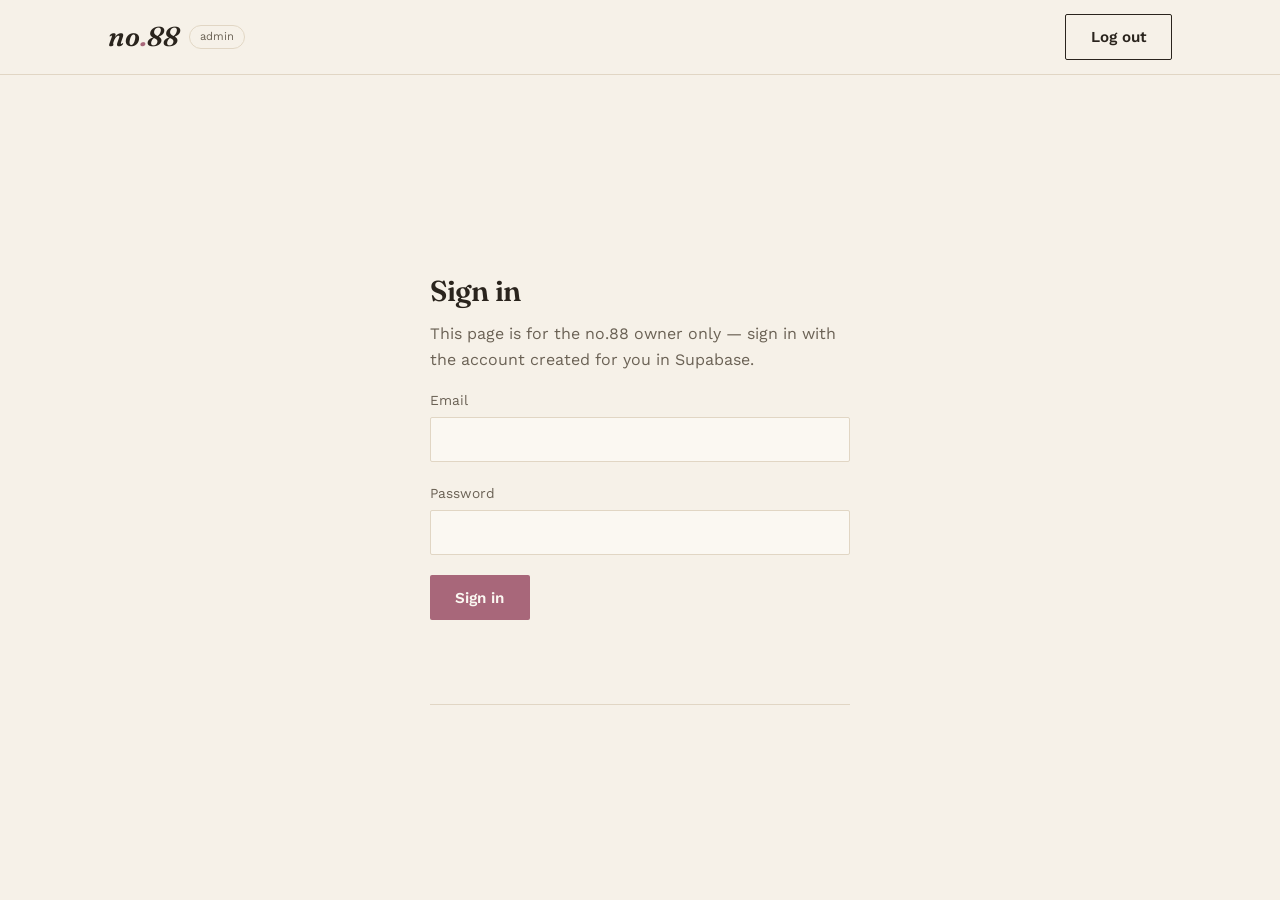
<file: admin.html>
<!doctype html>
<html lang="en">
<head>
<meta charset="utf-8">
<meta name="viewport" content="width=device-width, initial-scale=1">
<title>Admin — no.88 Weybridge</title>
<meta name="robots" content="noindex, nofollow">
<link rel="icon" href="https://irp.cdn-website.com/ee87d13b/dms3rep/multi/opt/no.88-Logo-4bec4ed2-142w.png">
<link rel="preconnect" href="https://fonts.googleapis.com">
<link rel="preconnect" href="https://fonts.gstatic.com" crossorigin>
<link href="https://fonts.googleapis.com/css2?family=Fraunces:ital,opsz,wght@0,9..144,500;0,9..144,600;1,9..144,500&family=Work+Sans:wght@400;500;600&display=swap" rel="stylesheet">
<link rel="stylesheet" href="style.css">
</head>
<body class="admin-body">

<header class="site-header">
  <div class="wrap">
    <a class="brand" href="#" aria-label="no.88 admin">
      <span class="brand-mark">no<span class="dot">.</span>88</span>
      <span class="admin-tag">admin</span>
    </a>
    <button class="btn btn-ghost" id="logoutBtn" hidden>Log out</button>
  </div>
</header>

<main class="wrap admin-shell">

  <!-- ================= LOGIN ================= -->
  <section id="loginSection" class="admin-login">
    <h1>Sign in</h1>
    <p>This page is for the no.88 owner only — sign in with the account created for you in Supabase.</p>
    <form id="loginForm" novalidate>
      <div class="field">
        <label for="loginEmail">Email</label>
        <input type="email" id="loginEmail" required autocomplete="username">
      </div>
      <div class="field">
        <label for="loginPassword">Password</label>
        <input type="password" id="loginPassword" required autocomplete="current-password">
      </div>
      <button class="btn btn-primary" type="submit">Sign in</button>
      <div class="form-msg" id="loginMsg"></div>
    </form>
  </section>

  <!-- ================= DASHBOARD ================= -->
  <section id="dashboardSection" hidden>

    <div class="admin-tabs">
      <button class="admin-tab active" data-tab="bookings">Bookings</button>
      <button class="admin-tab" data-tab="treatments">Treatments</button>
    </div>

    <!-- ---------- BOOKINGS TAB ---------- -->
    <div class="admin-panel" id="panel-bookings">
      <div class="section-head">
        <h2>Bookings</h2>
        <button class="btn btn-primary" id="showAddBooking">+ Add booking</button>
      </div>

      <div class="admin-filters" id="bookingFilters">
        <button class="chip active" data-filter="all">All</button>
        <button class="chip" data-filter="pending">Pending</button>
        <button class="chip" data-filter="confirmed">Confirmed</button>
        <button class="chip" data-filter="cancelled">Declined</button>
      </div>

      <!-- add booking form (hidden by default) -->
      <form id="addBookingForm" class="admin-form" hidden novalidate>
        <h3>Add a booking</h3>
        <div class="field">
          <label for="ab_treatment">Treatment</label>
          <select id="ab_treatment" required></select>
        </div>
        <div class="field-row">
          <div class="field">
            <label for="ab_name">Full name</label>
            <input type="text" id="ab_name" required>
          </div>
          <div class="field">
            <label for="ab_phone">Phone</label>
            <input type="tel" id="ab_phone" required>
          </div>
        </div>
        <div class="field">
          <label for="ab_email">Email</label>
          <input type="email" id="ab_email" required>
        </div>
        <div class="field-row">
          <div class="field">
            <label for="ab_date">Date</label>
            <input type="date" id="ab_date" required>
          </div>
          <div class="field">
            <label for="ab_time">Time</label>
            <input type="time" id="ab_time" required>
          </div>
        </div>
        <div class="field">
          <label for="ab_notes">Notes (optional)</label>
          <textarea id="ab_notes"></textarea>
        </div>
        <div class="admin-form-actions">
          <button class="btn btn-primary" type="submit">Save booking</button>
          <button class="btn btn-ghost" type="button" id="cancelAddBooking">Cancel</button>
        </div>
        <div class="form-msg" id="addBookingMsg"></div>
      </form>

      <p class="loading-note" id="bookingsLoading">Loading bookings…</p>
      <div id="bookingsList" class="admin-list"></div>
    </div>

    <!-- ---------- TREATMENTS TAB ---------- -->
    <div class="admin-panel" id="panel-treatments" hidden>
      <div class="section-head">
        <h2>Treatments</h2>
        <button class="btn btn-primary" id="showAddTreatment">+ Add treatment</button>
      </div>

      <form id="addTreatmentForm" class="admin-form" hidden novalidate>
        <h3>Add a treatment</h3>
        <div class="field-row">
          <div class="field">
            <label for="at_name">Name</label>
            <input type="text" id="at_name" required>
          </div>
          <div class="field">
            <label for="at_category">Category</label>
            <select id="at_category" required>
              <option value="massage">Massage</option>
              <option value="facial">Facial</option>
            </select>
          </div>
        </div>
        <div class="field-row">
          <div class="field">
            <label for="at_duration">Duration (minutes)</label>
            <input type="number" id="at_duration" min="15" step="5" required>
          </div>
          <div class="field">
            <label for="at_price">Price (£)</label>
            <input type="number" id="at_price" min="0" step="0.5" required>
          </div>
        </div>
        <div class="field">
          <label for="at_description">Description (optional)</label>
          <textarea id="at_description"></textarea>
        </div>
        <div class="admin-form-actions">
          <button class="btn btn-primary" type="submit">Save treatment</button>
          <button class="btn btn-ghost" type="button" id="cancelAddTreatment">Cancel</button>
        </div>
        <div class="form-msg" id="addTreatmentMsg"></div>
      </form>

      <p class="loading-note" id="treatmentsLoading">Loading treatments…</p>
      <div id="treatmentsList" class="admin-list"></div>
    </div>

  </section>

</main>

<script type="module" src="admin.js"></script>
</body>
</html>
</file>
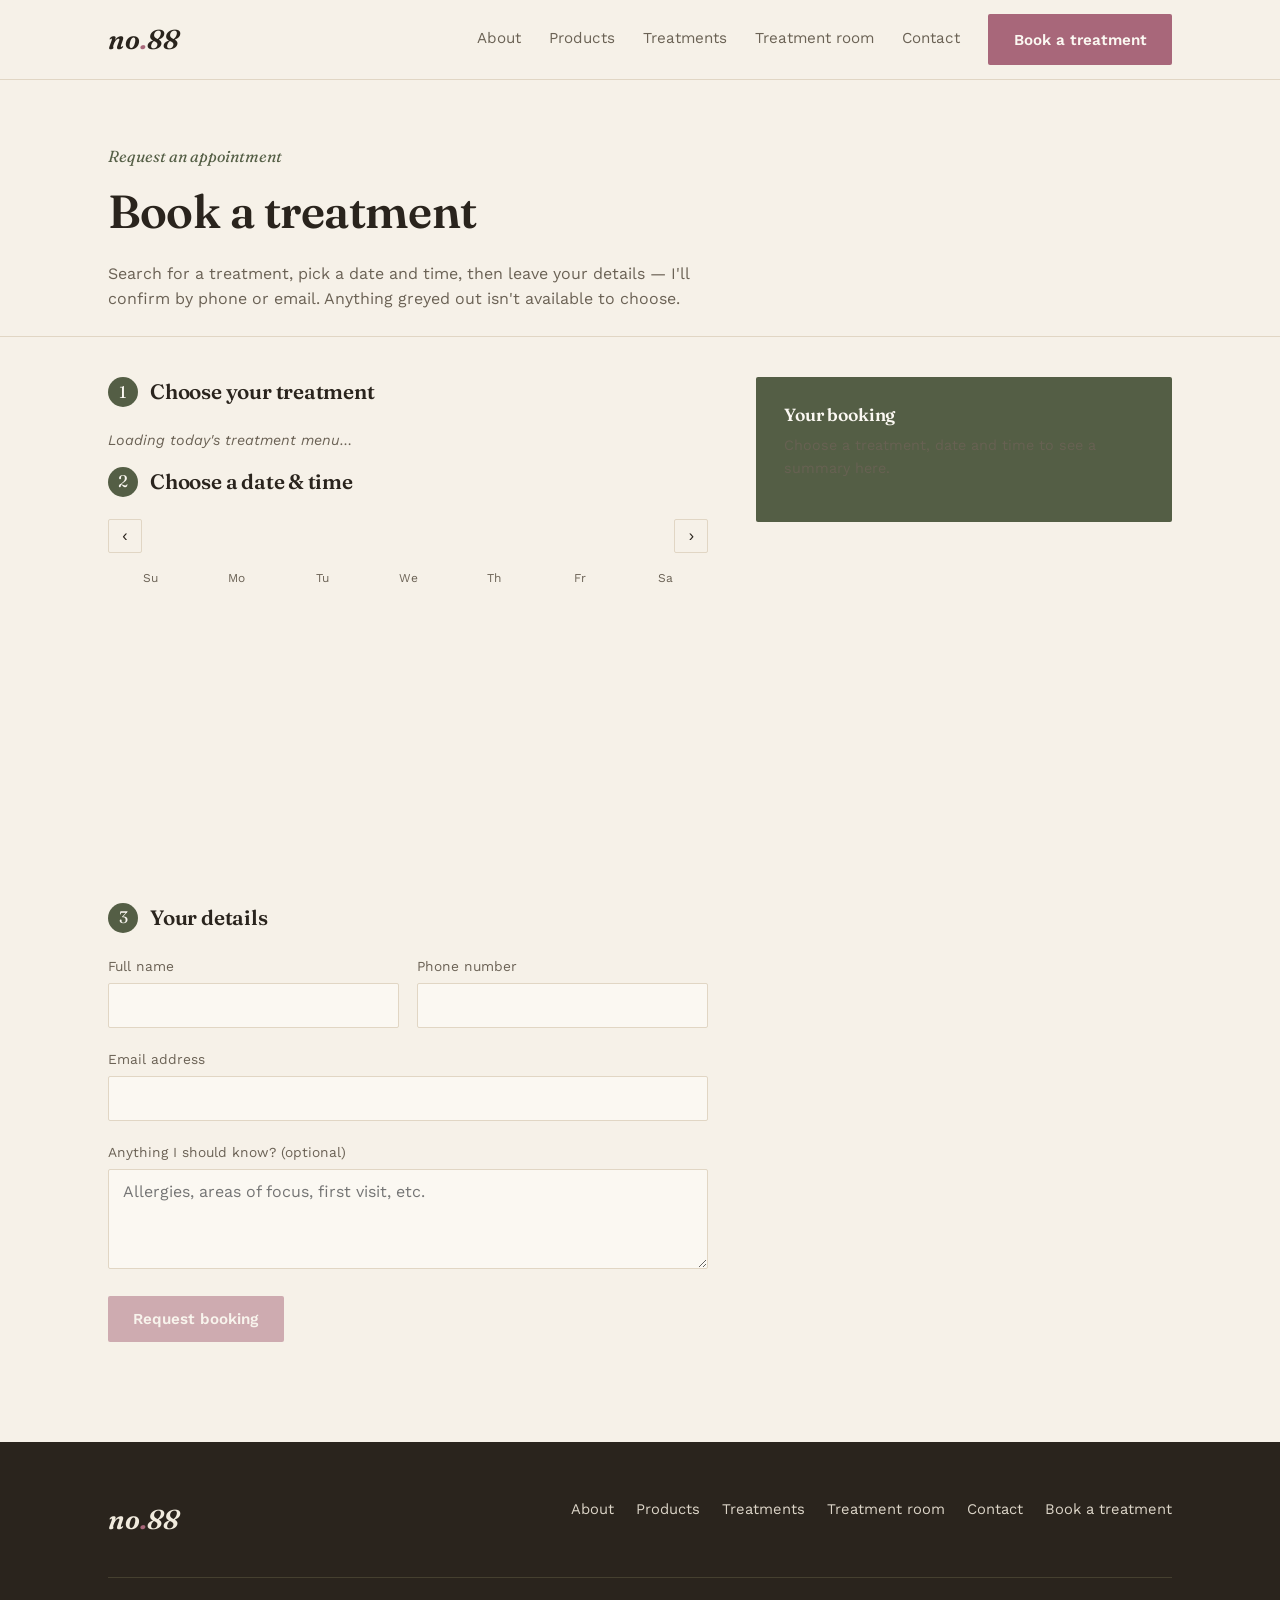
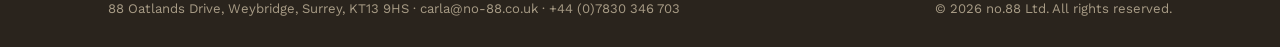
<file: book.html>
<!doctype html>
<html lang="en">
<head>
<meta charset="utf-8">
<meta name="viewport" content="width=device-width, initial-scale=1">
<title>Book a treatment — no.88 Weybridge</title>
<meta name="description" content="Request a massage or facial treatment appointment at no.88, Weybridge.">
<link rel="icon" href="https://irp.cdn-website.com/ee87d13b/dms3rep/multi/opt/no.88-Logo-4bec4ed2-142w.png">
<link rel="preconnect" href="https://fonts.googleapis.com">
<link rel="preconnect" href="https://fonts.gstatic.com" crossorigin>
<link href="https://fonts.googleapis.com/css2?family=Fraunces:ital,opsz,wght@0,9..144,500;0,9..144,600;1,9..144,500&family=Work+Sans:wght@400;500;600&display=swap" rel="stylesheet">
<link rel="stylesheet" href="style.css">
</head>
<body>

<header class="site-header">
  <div class="wrap">
    <a class="brand" href="index.html" aria-label="no.88 home">
      <span class="brand-mark">no<span class="dot">.</span>88</span>
    </a>
    <button class="nav-toggle" id="navToggle" aria-label="Open menu" aria-expanded="false"><span></span></button>
    <nav class="main-nav" id="mainNav">
      <a href="index.html#about">About</a>
      <a href="index.html#products">Products</a>
      <a href="index.html#treatments">Treatments</a>
      <a href="index.html#room">Treatment room</a>
      <a href="index.html#contact">Contact</a>
      <a class="btn btn-primary" href="book.html">Book a treatment</a>
    </nav>
  </div>
</header>

<main>
  <section class="book-hero">
    <div class="wrap">
      <p class="kicker">Request an appointment</p>
      <h1>Book a treatment</h1>
      <p class="lede">Search for a treatment, pick a date and time, then leave your details — I'll confirm by phone or email. Anything greyed out isn't available to choose.</p>
    </div>
  </section>

  <section class="booking-shell" style="border-bottom:none;">
    <div class="wrap booking-grid">
      <div>
        <!-- Step 1: treatment -->
        <div class="step-label">
          <span class="num">1</span>
          <h2>Choose your treatment</h2>
        </div>
        <p class="loading-note" id="loadingNote">Loading today's treatment menu…</p>
        <div class="combo" id="treatmentCombo" hidden>
          <input type="text" class="combo-input" id="comboInput" placeholder="Search treatments — try “massage” or “facial”" autocomplete="off">
          <div class="combo-panel" id="comboPanel"></div>
          <div class="combo-selected-tag" id="comboSelectedTag">
            <span id="comboSelectedLabel"></span>
            <button type="button" id="comboClear">change</button>
          </div>
        </div>

        <!-- Step 2: date & time -->
        <div class="step-label">
          <span class="num">2</span>
          <h2>Choose a date &amp; time</h2>
        </div>
        <div class="chosen-summary" id="dateTimeChosen">
          <span id="dateTimeChosenLabel"></span>
          <button type="button" id="dateTimeChange">change</button>
        </div>
        <div class="date-time-shell" id="dateTimeShell">
          <div class="cal-wrap" id="calWrap">
            <div class="cal-head">
              <button type="button" id="calPrev" aria-label="Previous month">‹</button>
              <h4 id="calMonthLabel"></h4>
              <button type="button" id="calNext" aria-label="Next month">›</button>
            </div>
            <div class="cal-dow">
              <span>Su</span><span>Mo</span><span>Tu</span><span>We</span><span>Th</span><span>Fr</span><span>Sa</span>
            </div>
            <div class="cal-grid" id="calGrid"></div>
          </div>
          <div class="time-wrap" id="timeWrap">
            <div class="time-head">
              <h4 id="timeDateLabel"></h4>
              <button type="button" id="backToCalendar">‹ choose a different date</button>
            </div>
            <div class="time-grid" id="timeGrid"></div>
            <p class="time-note">Greyed-out times are already booked on this date.</p>
          </div>
        </div>

        <!-- Step 3: details -->
        <div class="step-label">
          <span class="num">3</span>
          <h2>Your details</h2>
        </div>

        <form id="bookingForm" novalidate>
          <div class="field-row">
            <div class="field">
              <label for="full_name">Full name</label>
              <input type="text" id="full_name" name="full_name" required autocomplete="name">
            </div>
            <div class="field">
              <label for="phone">Phone number</label>
              <input type="tel" id="phone" name="phone" required autocomplete="tel">
            </div>
          </div>
          <div class="field">
            <label for="email">Email address</label>
            <input type="email" id="email" name="email" required autocomplete="email">
          </div>
          <div class="field">
            <label for="notes">Anything I should know? (optional)</label>
            <textarea id="notes" name="notes" placeholder="Allergies, areas of focus, first visit, etc."></textarea>
          </div>

          <button class="btn btn-primary" id="submitBtn" type="submit" disabled>Request booking</button>
          <div class="form-msg" id="formMsg"></div>
        </form>
      </div>

      <aside class="summary-card">
        <h3>Your booking</h3>
        <div id="summaryBody"><p class="empty">Choose a treatment, date and time to see a summary here.</p></div>
      </aside>
    </div>
  </section>
</main>

<footer class="site-footer">
  <div class="wrap">
    <div class="foot-top">
      <a class="brand" href="index.html" aria-label="no.88 home">
        <span class="brand-mark">no<span class="dot">.</span>88</span>
      </a>
      <nav>
        <a href="index.html#about">About</a>
        <a href="index.html#products">Products</a>
        <a href="index.html#treatments">Treatments</a>
        <a href="index.html#room">Treatment room</a>
        <a href="index.html#contact">Contact</a>
        <a href="book.html">Book a treatment</a>
      </nav>
    </div>
    <div class="foot-bottom">
      <span>88 Oatlands Drive, Weybridge, Surrey, KT13 9HS · carla@no-88.co.uk · +44 (0)7830 346 703</span>
      <span>© 2026 no.88 Ltd. All rights reserved.</span>
    </div>
  </div>
</footer>

<script src="script.js"></script>
<script type="module" src="book.js"></script>
</body>
</html>
</file>
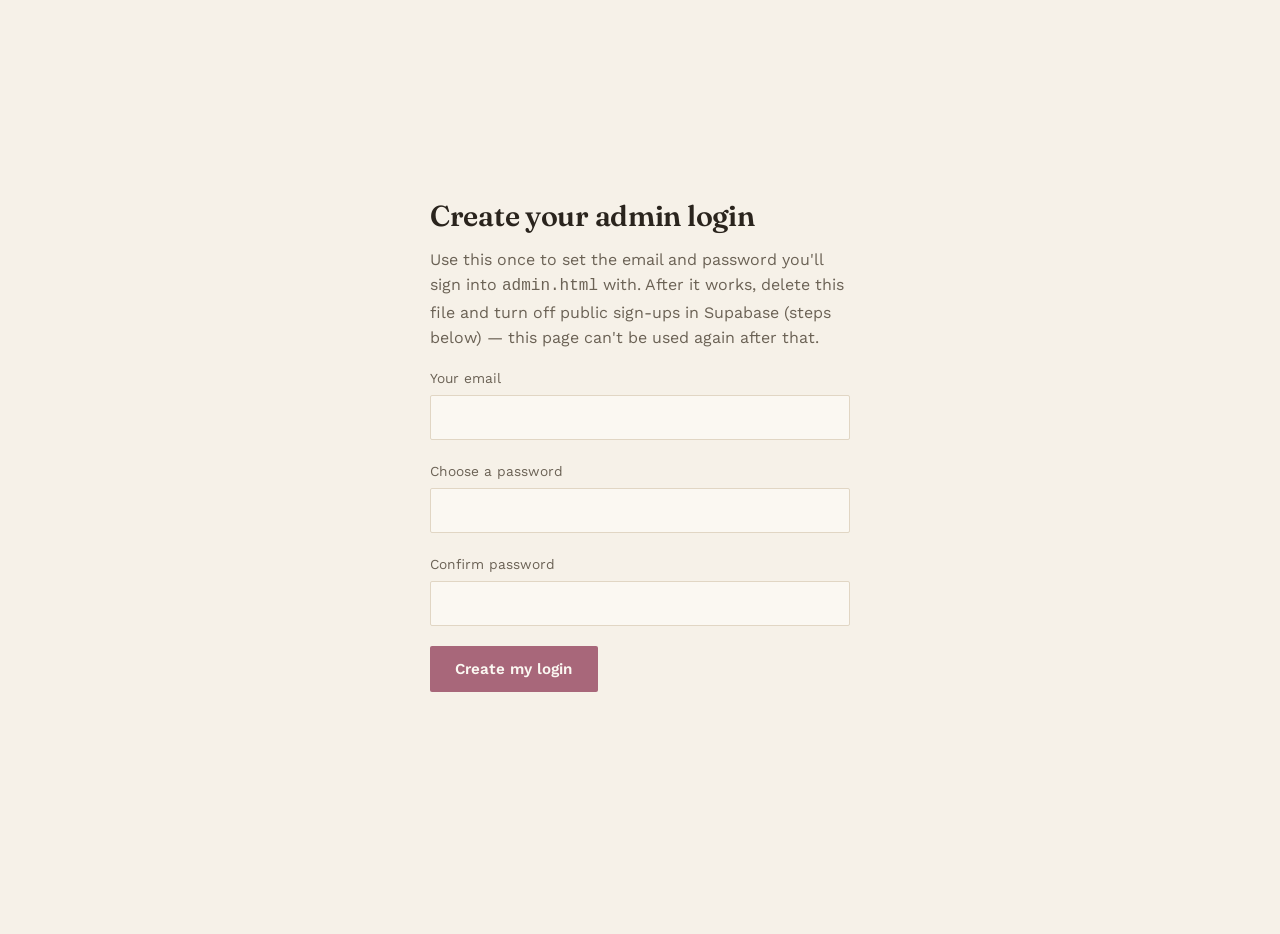
<file: create-admin-login.html>
<!doctype html>
<html lang="en">
<head>
<meta charset="utf-8">
<meta name="viewport" content="width=device-width, initial-scale=1">
<title>Create admin login — no.88</title>
<meta name="robots" content="noindex, nofollow">
<link rel="preconnect" href="https://fonts.googleapis.com">
<link rel="preconnect" href="https://fonts.gstatic.com" crossorigin>
<link href="https://fonts.googleapis.com/css2?family=Fraunces:ital,opsz,wght@0,9..144,500;0,9..144,600&family=Work+Sans:wght@400;500;600&display=swap" rel="stylesheet">
<link rel="stylesheet" href="style.css">
</head>
<body class="admin-body">

<main class="wrap admin-shell">
  <section class="admin-login">
    <h1>Create your admin login</h1>
    <p>Use this once to set the email and password you'll sign into <code>admin.html</code> with. After it works, delete this file and turn off public sign-ups in Supabase (steps below) — this page can't be used again after that.</p>

    <form id="setupForm" novalidate>
      <div class="field">
        <label for="email">Your email</label>
        <input type="email" id="email" required autocomplete="username">
      </div>
      <div class="field">
        <label for="password">Choose a password</label>
        <input type="password" id="password" required minlength="8" autocomplete="new-password">
      </div>
      <div class="field">
        <label for="confirm">Confirm password</label>
        <input type="password" id="confirm" required minlength="8" autocomplete="new-password">
      </div>
      <button class="btn btn-primary" type="submit" id="submitBtn">Create my login</button>
      <div class="form-msg" id="msg"></div>
    </form>
  </section>
</main>

<script type="module">
  import { createClient } from "https://esm.sh/@supabase/supabase-js@2";

  const SUPABASE_URL = "https://qcgygucxfekeynwbbwxm.supabase.co";
  const SUPABASE_KEY = "sb_publishable_frJkFVnpcJ04n4mkHt4BCQ_d3dCB04n";
  const supabase = createClient(SUPABASE_URL, SUPABASE_KEY);

  const form = document.getElementById("setupForm");
  const msg = document.getElementById("msg");
  const submitBtn = document.getElementById("submitBtn");

  form.addEventListener("submit", async (e) => {
    e.preventDefault();
    msg.className = "form-msg";

    const email = document.getElementById("email").value.trim();
    const password = document.getElementById("password").value;
    const confirm = document.getElementById("confirm").value;

    if (password !== confirm) {
      msg.textContent = "Those passwords don't match.";
      msg.classList.add("show", "err");
      return;
    }

    submitBtn.disabled = true;
    submitBtn.textContent = "Creating…";

    const { data, error } = await supabase.auth.signUp({ email, password });

    submitBtn.disabled = false;
    submitBtn.textContent = "Create my login";

    if (error) {
      msg.textContent = "Couldn't create that login: " + error.message;
      msg.classList.add("show", "err");
      return;
    }

    if (data.user && data.user.identities && data.user.identities.length === 0) {
      msg.textContent = "That email is already registered — go to admin.html and sign in, or reset your password from there.";
      msg.classList.add("show", "err");
      return;
    }

    msg.innerHTML = "Login created. If Supabase asks for email confirmation you'll get an email to confirm first — otherwise you can sign in at <code>admin.html</code> right away. Once it works, delete this file and turn off public sign-ups (see README).";
    msg.classList.add("show", "ok");
    form.reset();
  });
</script>

</body>
</html>
</file>
<file: style.css>
/* ============================================================
   no.88 Weybridge — design tokens
   ============================================================ */
:root{
  --cream:      #F6F1E8;
  --paper:      #FBF8F2;
  --ink:        #2A241D;
  --ink-soft:   #6B6255;
  --rose:       #A8677A;
  --rose-deep:  #7C4A5A;
  --sage:       #6E7A5C;
  --sage-deep:  #545E45;
  --line:       #E1D6C4;
  --disabled-bg:#ECE7DC;
  --disabled-tx:#AFA593;

  --serif: "Fraunces", "Iowan Old Style", "Palatino Linotype", serif;
  --sans:  "Work Sans", "Segoe UI", sans-serif;

  --max: 1120px;
}

*,*::before,*::after{ box-sizing:border-box; }
html{ scroll-behavior:smooth; }
body{
  margin:0;
  background:var(--cream);
  color:var(--ink);
  font-family:var(--sans);
  font-size:16px;
  line-height:1.6;
  -webkit-font-smoothing:antialiased;
}
img{ max-width:100%; display:block; }
a{ color:inherit; }
h1,h2,h3,h4{
  font-family:var(--serif);
  font-weight:600;
  line-height:1.12;
  margin:0 0 .5em;
  letter-spacing:-0.01em;
}
p{ margin:0 0 1em; color:var(--ink-soft); max-width:62ch; }
.wrap{ max-width:var(--max); margin:0 auto; padding:0 28px; }

/* focus visibility */
a:focus-visible, button:focus-visible, input:focus-visible,
textarea:focus-visible, select:focus-visible, label:focus-within{
  outline:2px solid var(--sage-deep);
  outline-offset:3px;
}

@media (prefers-reduced-motion: reduce){
  *{ animation-duration:.001ms !important; transition-duration:.001ms !important; }
}

/* ---------- buttons ---------- */
.btn{
  display:inline-flex;
  align-items:center;
  gap:.5em;
  font-family:var(--sans);
  font-size:.95rem;
  font-weight:600;
  padding:.85em 1.6em;
  border-radius:2px;
  border:1px solid transparent;
  text-decoration:none;
  cursor:pointer;
  transition:background .18s ease, color .18s ease, border-color .18s ease;
}
.btn-primary{ background:var(--rose); color:var(--paper); }
.btn-primary:hover{ background:var(--rose-deep); }
.btn-ghost{ background:transparent; border-color:var(--ink); color:var(--ink); }
.btn-ghost:hover{ background:var(--ink); color:var(--paper); }
.btn-ghost.on-dark{ border-color:var(--paper); color:var(--paper); }
.btn-ghost.on-dark:hover{ background:var(--paper); color:var(--sage-deep); }
.btn[disabled]{ opacity:.5; cursor:not-allowed; }

/* ---------- header / nav ---------- */
.site-header{
  position:sticky; top:0; z-index:50;
  background:rgba(246,241,232,.92);
  backdrop-filter:blur(6px);
  border-bottom:1px solid var(--line);
}
.site-header .wrap{
  display:flex; align-items:center; justify-content:space-between;
  padding-top:14px; padding-bottom:14px;
}
.brand{ display:flex; align-items:center; text-decoration:none; }
.brand .brand-mark{
  font-family:var(--serif); font-size:1.7rem; font-weight:600; letter-spacing:0;
  color:var(--ink); font-style:italic;
}
.brand .brand-mark .dot{ color:var(--rose); }
footer .brand .brand-mark{ color:#F1EBDE; }
nav.main-nav{ display:flex; align-items:center; gap:28px; }
nav.main-nav a{
  text-decoration:none; font-size:.95rem; color:var(--ink-soft);
  border-bottom:1px solid transparent; padding-bottom:2px;
  transition:color .15s ease, border-color .15s ease;
}
nav.main-nav a:hover{ color:var(--ink); border-color:var(--rose); }
/* buttons inside the nav must keep button colours, not the link colour above */
nav.main-nav a.btn-primary,
nav.main-nav a.btn-primary:hover{ border-bottom:none; padding-bottom:.85em; }
nav.main-nav a.btn-primary{ color:var(--paper); }
nav.main-nav a.btn-primary:hover{ color:var(--paper); background:var(--rose-deep); }
.nav-toggle{
  display:none; background:none; border:1px solid var(--ink); border-radius:2px;
  width:42px; height:38px; cursor:pointer; position:relative;
}
.nav-toggle span, .nav-toggle span::before, .nav-toggle span::after{
  content:""; position:absolute; left:10px; right:10px; height:1.5px; background:var(--ink);
}
.nav-toggle span{ top:50%; transform:translateY(-50%); }
.nav-toggle span::before{ top:-8px; }
.nav-toggle span::after{ top:8px; }

@media (max-width: 860px){
  nav.main-nav{
    position:absolute; top:100%; left:0; right:0;
    background:var(--paper); border-bottom:1px solid var(--line);
    flex-direction:column; align-items:flex-start; gap:0;
    padding:8px 28px 20px;
    display:none;
  }
  nav.main-nav.open{ display:flex; }
  nav.main-nav a{ padding:12px 0; width:100%; border-bottom:1px solid var(--line); }
  nav.main-nav a:last-child{ border-bottom:none; }
  .nav-toggle{ display:block; }
}

/* ---------- hero ---------- */
.hero{ padding:76px 0 64px; }
.hero .wrap{
  display:grid; grid-template-columns:1.1fr .8fr; gap:56px; align-items:center;
}
.hero .kicker{
  font-family:var(--serif); font-style:italic; color:var(--sage-deep);
  font-size:1.05rem; margin-bottom:.6em;
}
.hero h1{ font-size:clamp(2.4rem, 4.4vw, 3.6rem); }
.hero p.lede{ font-size:1.08rem; max-width:46ch; }
.hero .cta-row{ display:flex; gap:16px; margin-top:1.6em; flex-wrap:wrap; }
.hero-art{
  aspect-ratio:4/5; border-radius:2px;
  background:linear-gradient(160deg, var(--sage) 0%, var(--sage-deep) 100%);
  position:relative; overflow:hidden;
}
.hero-art svg{ position:absolute; inset:0; width:100%; height:100%; }

@media (max-width: 860px){
  .hero .wrap{ grid-template-columns:1fr; }
  .hero-art{ order:-1; aspect-ratio:16/9; }
}

/* ---------- quote strip ---------- */
.quote-strip{ background:var(--sage-deep); color:var(--paper); padding:56px 0; }
.quote-strip blockquote{
  margin:0; font-family:var(--serif); font-style:italic; font-weight:500;
  font-size:clamp(1.4rem, 2.6vw, 2rem); max-width:44ch; color:var(--paper); line-height:1.3;
}
.quote-strip cite{ display:block; margin-top:.9em; font-style:normal; font-family:var(--sans); font-size:.9rem; opacity:.85; }

/* ---------- section shell ---------- */
section{ padding:84px 0; border-bottom:1px solid var(--line); }
section:last-of-type{ border-bottom:none; }
.section-head{
  display:flex; justify-content:space-between; align-items:flex-end; gap:24px;
  margin-bottom:44px; flex-wrap:wrap;
}
.section-head h2{ font-size:clamp(1.8rem,3vw,2.4rem); margin:0; }
.section-head p{ margin:0; }

/* ---------- about / two-col ---------- */
.two-col{ display:grid; grid-template-columns:.7fr 1fr; gap:56px; }
.two-col .label{
  font-family:var(--serif); font-style:italic; color:var(--rose-deep); font-size:1.05rem;
}
@media (max-width:780px){ .two-col{ grid-template-columns:1fr; } }

/* ---------- treatments list ---------- */
.menu-group{ margin-bottom:40px; }
.menu-group h3{ font-size:1.3rem; margin-bottom:18px; color:var(--sage-deep); }
.menu-row{
  display:grid; grid-template-columns:1fr auto; gap:6px 24px;
  padding:20px 0; border-top:1px solid var(--line);
}
.menu-row:last-child{ border-bottom:1px solid var(--line); }
.menu-row .name{ font-family:var(--serif); font-size:1.15rem; font-weight:600; }
.menu-row .desc{ grid-column:1/2; margin:0; font-size:.95rem; }
.menu-row .price{
  font-family:var(--serif); font-size:1.1rem; color:var(--rose-deep); white-space:nowrap;
  align-self:start;
}

/* ---------- photo frames (gallery / products / room) ---------- */
.photo-frame{
  position:relative; aspect-ratio:4/3; overflow:hidden; border-radius:2px;
  background:linear-gradient(155deg, #dfd6c2 0%, #cdc0a3 100%);
}
.photo-frame img{ width:100%; height:100%; object-fit:cover; }
.photo-frame.no-photo img{ display:none; }
.photo-frame.no-photo::after{
  content: attr(data-placeholder);
  position:absolute; inset:0; display:flex; align-items:center; justify-content:center;
  text-align:center; padding:18px; font-size:.82rem; color:#6b6046; font-style:italic;
  font-family:var(--serif);
}
.photo-row{ display:grid; grid-template-columns:repeat(3,1fr); gap:20px; margin-top:40px; }
@media (max-width:780px){ .photo-row{ grid-template-columns:1fr 1fr; } }
.photo-row .photo-frame:first-child{ grid-column:span 2; aspect-ratio:8/5; }
@media (max-width:560px){ .photo-row{ grid-template-columns:1fr; } .photo-row .photo-frame:first-child{ grid-column:span 1; } }

.product-block{ display:grid; grid-template-columns:.9fr 1fr; gap:48px; align-items:center; }
@media (max-width:780px){ .product-block{ grid-template-columns:1fr; } }

/* ---------- three-point grid (treatment room) ---------- */
.point-grid{ display:grid; grid-template-columns:repeat(3,1fr); gap:40px; }
.point{ border-top:2px solid var(--sage); padding-top:18px; }
.point h4{ font-size:1.1rem; margin-bottom:.4em; }
@media (max-width:780px){ .point-grid{ grid-template-columns:1fr; } }

/* ---------- contact ---------- */
.contact-grid{ display:grid; grid-template-columns:1fr 1fr; gap:56px; }
.contact-card{ background:var(--paper); border:1px solid var(--line); padding:32px; border-radius:2px; }
.contact-card dt{ font-size:.8rem; color:var(--ink-soft); margin-top:16px; }
.contact-card dt:first-child{ margin-top:0; }
.contact-card dd{ margin:2px 0 0; font-family:var(--serif); font-size:1.1rem; }
@media (max-width:780px){ .contact-grid{ grid-template-columns:1fr; } }

/* ---------- footer ---------- */
footer.site-footer{ background:var(--ink); color:#DCD5C8; padding:56px 0 28px; }
footer.site-footer .foot-top{
  display:flex; justify-content:space-between; flex-wrap:wrap; gap:32px; margin-bottom:36px;
}
footer.site-footer .brand span{ color:#F1EBDE; }
footer.site-footer nav{ display:flex; gap:22px; flex-wrap:wrap; }
footer.site-footer a{ color:#DCD5C8; text-decoration:none; font-size:.92rem; }
footer.site-footer a:hover{ color:var(--rose); }
footer.site-footer .foot-bottom{
  border-top:1px solid #45402f; padding-top:20px; display:flex; justify-content:space-between;
  flex-wrap:wrap; gap:12px; font-size:.82rem; color:#a89c86;
}

/* ============================================================
   Booking page
   ============================================================ */
.book-hero{ padding:64px 0 8px; }
.book-hero .kicker{ font-family:var(--serif); font-style:italic; color:var(--sage-deep); }
.book-hero h1{ font-size:clamp(2rem,4vw,2.9rem); }

.booking-shell{ padding:40px 0 100px; }
.booking-grid{ display:grid; grid-template-columns:1.3fr .9fr; gap:48px; align-items:flex-start; }
@media (max-width:900px){ .booking-grid{ grid-template-columns:1fr; } }

.step-label{
  display:flex; align-items:center; gap:12px; margin-bottom:22px;
}
.step-label .num{
  font-family:var(--serif); font-size:1.05rem; color:var(--paper); background:var(--sage-deep);
  width:30px; height:30px; border-radius:50%; display:flex; align-items:center; justify-content:center;
  flex:none;
}
.step-label h2{ font-size:1.3rem; margin:0; }

.treatment-list{ display:flex; flex-direction:column; gap:10px; margin-bottom:44px; }
.treatment-option{
  border:1px solid var(--line); border-radius:2px; background:var(--paper);
  padding:16px 18px; cursor:pointer; transition:border-color .15s ease, background .15s ease;
  display:block;
}
.treatment-option:hover{ border-color:var(--rose); }
.treatment-option input{ position:absolute; opacity:0; pointer-events:none; }
.treatment-option .row{ display:flex; justify-content:space-between; gap:16px; align-items:baseline; }
.treatment-option .t-name{ font-family:var(--serif); font-weight:600; font-size:1.05rem; }
.treatment-option .t-meta{ font-size:.85rem; color:var(--ink-soft); }
.treatment-option .t-price{ font-family:var(--serif); color:var(--rose-deep); white-space:nowrap; }
.treatment-option.selected{ border-color:var(--sage-deep); background:#F1EDE0; box-shadow:inset 0 0 0 1px var(--sage-deep); }

.treatment-option.unavailable{
  cursor:not-allowed; background:var(--disabled-bg); border-color:var(--disabled-bg);
}
.treatment-option.unavailable .t-name,
.treatment-option.unavailable .t-price{ color:var(--disabled-tx); }
.treatment-option.unavailable .t-meta{ color:var(--disabled-tx); }
.badge-unavailable{
  font-size:.72rem; font-weight:600; color:var(--disabled-tx);
  border:1px solid var(--disabled-tx); border-radius:20px; padding:2px 10px; white-space:nowrap;
}

/* ---------- searchable treatment combobox ---------- */
.combo{ position:relative; margin-bottom:44px; }
.combo-input{
  width:100%; font-family:var(--sans); font-size:1rem; padding:.9em 1em;
  border:1px solid var(--line); border-radius:2px; background:var(--paper); color:var(--ink);
  cursor:text;
}
.combo-input::placeholder{ color:var(--ink-soft); }
.combo-panel{
  position:absolute; left:0; right:0; top:calc(100% + 6px); z-index:20;
  background:var(--paper); border:1px solid var(--line); border-radius:2px;
  max-height:340px; overflow-y:auto; box-shadow:0 12px 28px rgba(42,36,29,.12);
  display:none;
}
.combo-panel.open{ display:block; }
.combo-option{
  padding:12px 16px; cursor:pointer; border-bottom:1px solid var(--line);
  display:flex; justify-content:space-between; gap:14px; align-items:baseline;
}
.combo-option:last-child{ border-bottom:none; }
.combo-option:hover, .combo-option.active{ background:#F1EDE0; }
.combo-option .t-name{ font-family:var(--serif); font-weight:600; }
.combo-option .t-meta{ font-size:.82rem; color:var(--ink-soft); }
.combo-option .t-price{ font-family:var(--serif); color:var(--rose-deep); white-space:nowrap; }
.combo-option.unavailable{ cursor:not-allowed; background:var(--disabled-bg); }
.combo-option.unavailable .t-name,
.combo-option.unavailable .t-price,
.combo-option.unavailable .t-meta{ color:var(--disabled-tx); }
.combo-empty{ padding:16px; font-size:.9rem; color:var(--ink-soft); font-style:italic; }
.combo-selected-tag{
  margin-top:10px; display:none; align-items:center; gap:10px; font-size:.9rem; color:var(--sage-deep);
}
.combo-selected-tag.show{ display:flex; }
.combo-selected-tag button{
  background:none; border:none; color:var(--ink-soft); text-decoration:underline; cursor:pointer; font-size:.85rem;
}

/* ---------- calendar ---------- */
.date-time-shell{ position:relative; min-height:340px; margin-bottom:44px; }
.cal-wrap{ transition:opacity .35s ease; }
.cal-head{ display:flex; align-items:center; justify-content:space-between; margin-bottom:16px; }
.cal-head h4{ margin:0; font-family:var(--serif); font-size:1.15rem; }
.cal-head button{
  background:none; border:1px solid var(--line); border-radius:2px; width:34px; height:34px;
  cursor:pointer; font-size:1rem; color:var(--ink);
}
.cal-head button:hover{ border-color:var(--rose); }
.cal-dow{ display:grid; grid-template-columns:repeat(7,1fr); text-align:center; font-size:.75rem; color:var(--ink-soft); margin-bottom:6px; }
.cal-grid{ display:grid; grid-template-columns:repeat(7,1fr); gap:4px; }
.cal-day{
  aspect-ratio:1; display:flex; align-items:center; justify-content:center;
  border-radius:2px; font-size:.92rem; cursor:pointer; background:var(--paper);
  border:1px solid transparent; transition:transform .45s cubic-bezier(.3,0,.2,1), opacity .3s ease, background .15s ease;
  position:relative;
}
.cal-day:hover:not(.is-disabled):not(.is-empty){ border-color:var(--rose); }
.cal-day.is-empty{ visibility:hidden; cursor:default; }
.cal-day.is-disabled{ color:var(--disabled-tx); cursor:not-allowed; }
.cal-day.is-today{ font-weight:600; color:var(--sage-deep); }
.cal-day.is-fading{ opacity:0; transform:scale(.85); }
.cal-day.is-zooming{ background:var(--sage-deep); color:var(--paper); transform:scale(5.5); z-index:5; box-shadow:0 20px 40px rgba(42,36,29,.25); }

.time-wrap{
  position:absolute; inset:0; opacity:0; pointer-events:none; transition:opacity .3s ease .1s;
}
.time-wrap.show{ opacity:1; pointer-events:auto; }
.time-head{ display:flex; align-items:center; gap:14px; margin-bottom:18px; }
.time-head button{ background:none; border:none; color:var(--sage-deep); cursor:pointer; font-size:.9rem; text-decoration:underline; padding:0; }
.time-head h4{ margin:0; font-family:var(--serif); font-size:1.15rem; }
.time-grid{ display:grid; grid-template-columns:repeat(3,1fr); gap:10px; }
@media (max-width:480px){ .time-grid{ grid-template-columns:repeat(2,1fr); } }
.time-slot{
  padding:12px 8px; text-align:center; border:1px solid var(--line); border-radius:2px;
  background:var(--paper); cursor:pointer; font-size:.95rem; transition:border-color .15s ease, background .15s ease;
}
.time-slot:hover{ border-color:var(--rose); }
.time-slot.selected{ background:var(--sage-deep); color:var(--paper); border-color:var(--sage-deep); }
.time-slot.is-reserved{ background:var(--disabled-bg); color:var(--disabled-tx); cursor:not-allowed; }
.time-note{ font-size:.85rem; color:var(--ink-soft); margin-top:14px; font-style:italic; }

.chosen-summary{
  display:none; align-items:center; gap:10px; font-size:.9rem; color:var(--sage-deep); margin-bottom:44px;
}
.chosen-summary.show{ display:flex; }
.chosen-summary button{ background:none; border:none; color:var(--ink-soft); text-decoration:underline; cursor:pointer; font-size:.85rem; }

.field{ margin-bottom:20px; }
.field label{ display:block; font-size:.86rem; color:var(--ink-soft); margin-bottom:6px; }
.field input, .field textarea{
  width:100%; font-family:var(--sans); font-size:1rem; padding:.75em .9em;
  border:1px solid var(--line); border-radius:2px; background:var(--paper); color:var(--ink);
}
.field textarea{ min-height:100px; resize:vertical; }
.field-row{ display:grid; grid-template-columns:1fr 1fr; gap:18px; }
@media (max-width:520px){ .field-row{ grid-template-columns:1fr; } }

.summary-card{
  background:var(--sage-deep); color:var(--paper); border-radius:2px; padding:28px;
  position:sticky; top:100px;
}
.summary-card h3{ color:var(--paper); font-size:1.1rem; }
.summary-card .line{ display:flex; justify-content:space-between; padding:10px 0; border-top:1px solid rgba(255,255,255,.2); font-size:.92rem; }
.summary-card .line:first-of-type{ border-top:none; }
.summary-card .empty{ font-size:.9rem; opacity:.85; }
.summary-card .total{ font-family:var(--serif); font-size:1.3rem; margin-top:8px; }

.form-msg{ margin-top:16px; padding:14px 16px; border-radius:2px; font-size:.92rem; display:none; }
.form-msg.show{ display:block; }
.form-msg.ok{ background:#E7EEDF; color:var(--sage-deep); border:1px solid var(--sage); }
.form-msg.err{ background:#F5E6E4; color:#8A3B34; border:1px solid #C98A82; }

.loading-note{ font-size:.9rem; color:var(--ink-soft); font-style:italic; }

/* ============================================================
   Admin dashboard
   ============================================================ */
.admin-tag{
  font-family:var(--sans); font-size:.7rem; text-transform:lowercase; color:var(--ink-soft);
  border:1px solid var(--line); border-radius:20px; padding:2px 10px; margin-left:10px;
}
.admin-shell{ padding:56px 28px 100px; }
.admin-login{ max-width:420px; margin:60px auto; }
.admin-login h1{ font-size:1.8rem; }

.admin-tabs{ display:flex; gap:8px; margin-bottom:36px; border-bottom:1px solid var(--line); }
.admin-tab{
  background:none; border:none; padding:12px 4px; margin-right:24px; cursor:pointer;
  font-family:var(--serif); font-size:1.1rem; color:var(--ink-soft); border-bottom:2px solid transparent;
}
.admin-tab.active{ color:var(--ink); border-color:var(--rose); }

.admin-filters{ display:flex; gap:8px; margin-bottom:24px; flex-wrap:wrap; }
.chip{
  background:var(--paper); border:1px solid var(--line); border-radius:20px; padding:6px 16px;
  font-size:.85rem; cursor:pointer; color:var(--ink-soft);
}
.chip.active{ background:var(--sage-deep); border-color:var(--sage-deep); color:var(--paper); }

.admin-form{
  background:var(--paper); border:1px solid var(--line); border-radius:2px; padding:26px;
  margin-bottom:28px;
}
.admin-form h3{ font-size:1.1rem; margin-bottom:18px; }
.admin-form-actions{ display:flex; gap:12px; align-items:center; }

.admin-list{ display:flex; flex-direction:column; gap:12px; }
.admin-card{
  background:var(--paper); border:1px solid var(--line); border-radius:2px; padding:18px 20px;
  display:flex; justify-content:space-between; align-items:center; gap:20px; flex-wrap:wrap;
}
.admin-card-main{ flex:1; min-width:220px; }
.admin-card-top{ display:flex; align-items:center; gap:12px; margin-bottom:4px; }
.admin-card-top .t-name{ font-family:var(--serif); font-weight:600; font-size:1.05rem; }
.admin-card-top .t-price{ font-family:var(--serif); color:var(--rose-deep); margin-left:auto; }
.admin-card-meta{ font-size:.85rem; color:var(--ink-soft); }
.admin-card-notes{ font-size:.85rem; color:var(--ink-soft); font-style:italic; margin-top:6px; }
.admin-card-actions{ display:flex; gap:8px; align-items:center; flex-wrap:wrap; }
.btn-sm{ padding:.55em 1.1em; font-size:.85rem; }

.status-badge{
  font-size:.72rem; font-weight:600; border-radius:20px; padding:2px 10px; text-transform:capitalize;
}
.status-pending{ background:#F1E9D6; color:#8A6D2C; }
.status-confirmed{ background:#E7EEDF; color:var(--sage-deep); }
.status-cancelled{ background:#F5E6E4; color:#8A3B34; }

.avail-toggle{ display:flex; align-items:center; gap:8px; font-size:.85rem; color:var(--ink-soft); cursor:pointer; }
</file>
